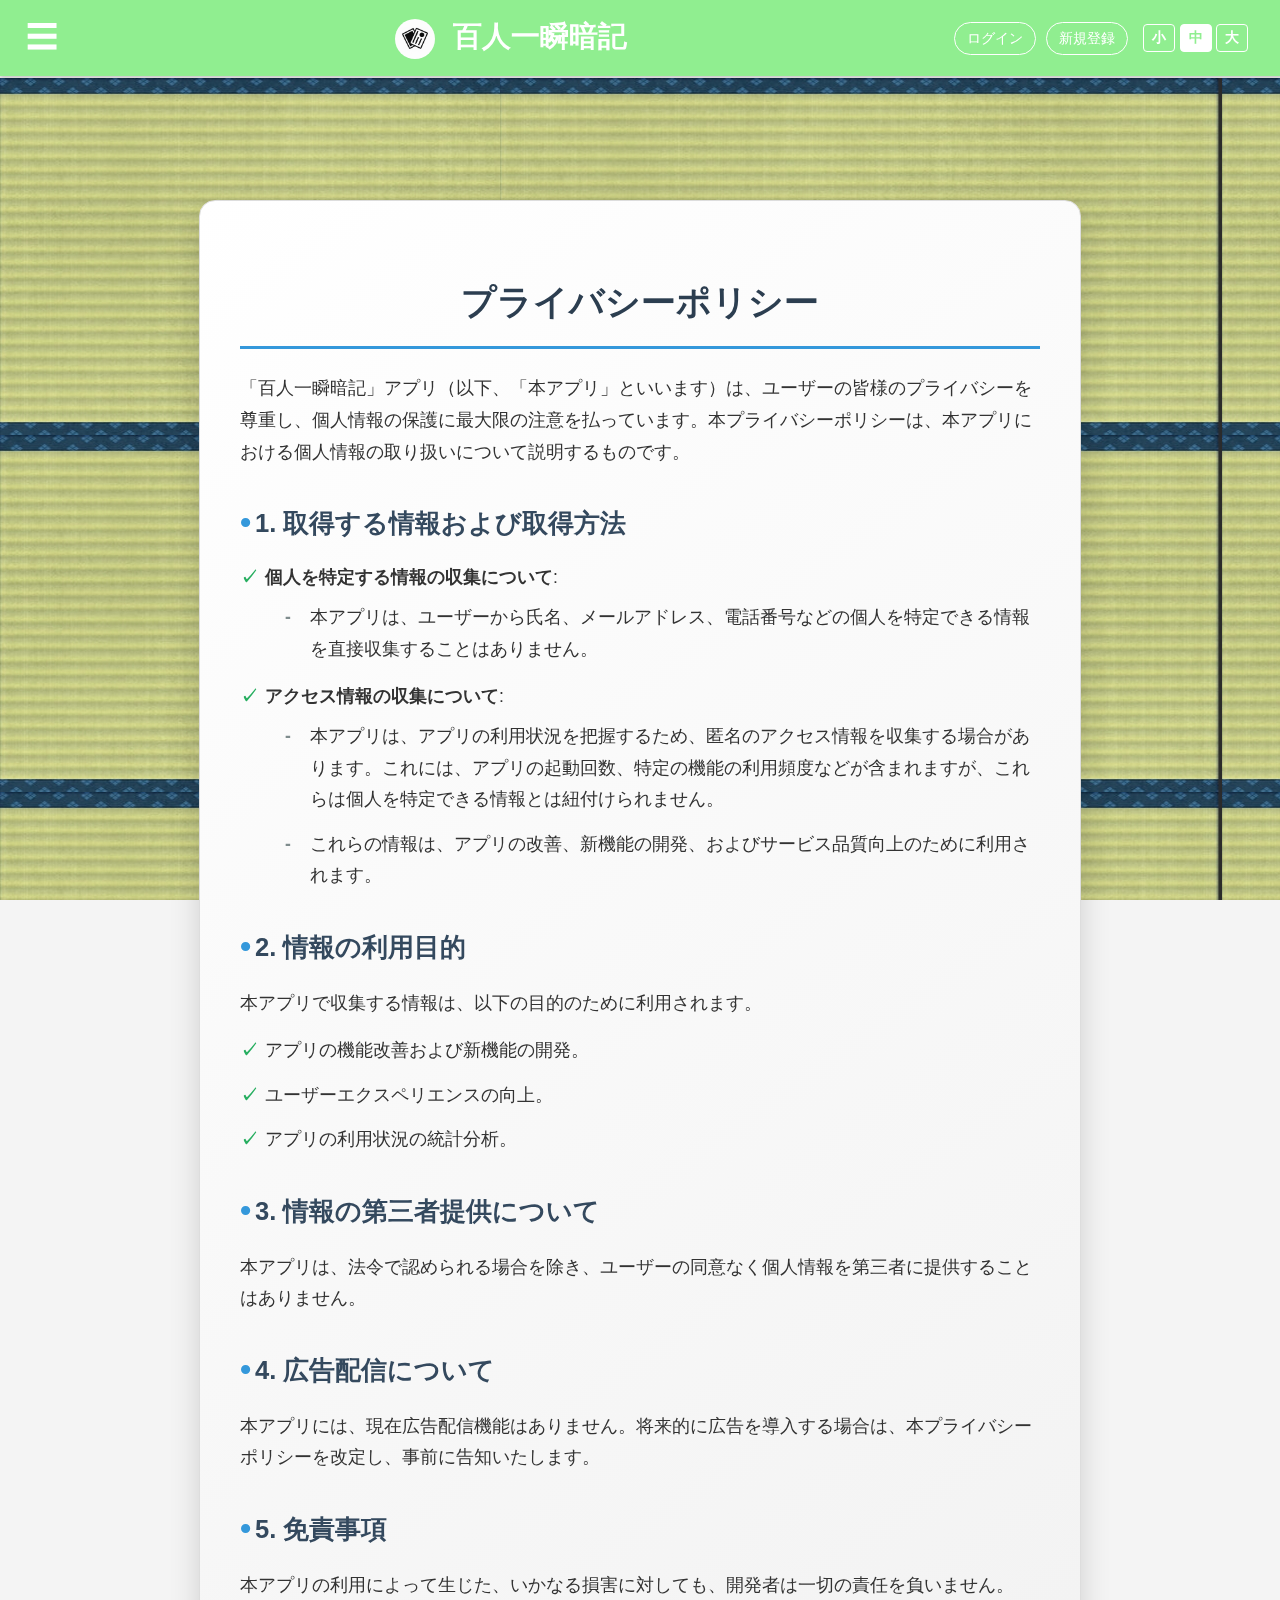
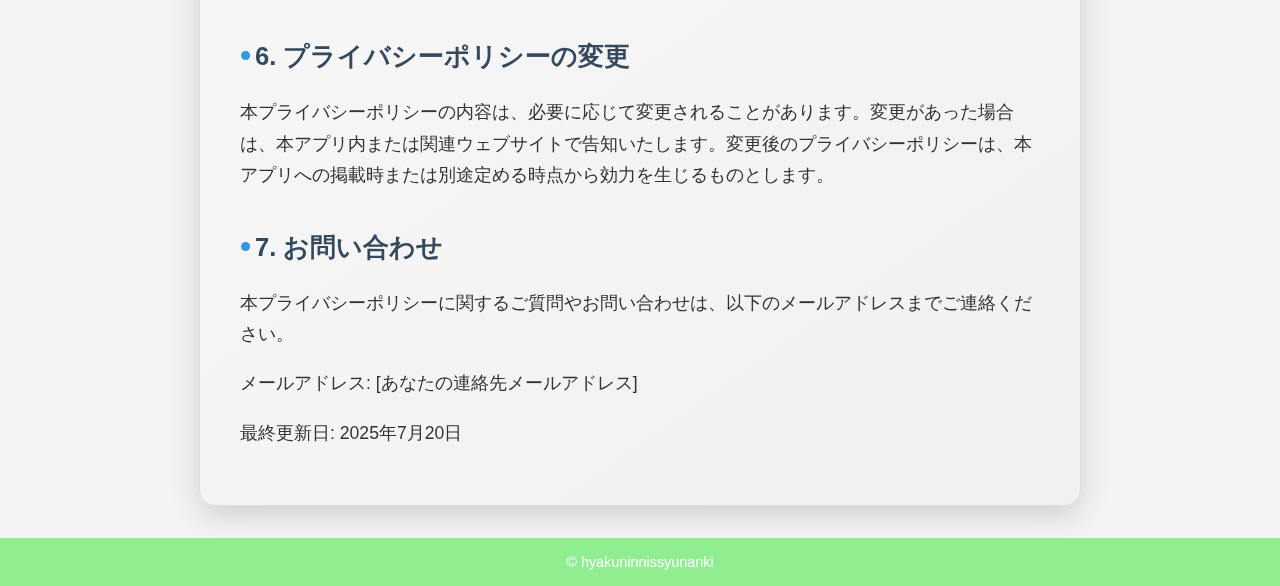
<file: privacy.html>
<!DOCTYPE html>
<html lang="ja">
    <head>
        <meta charset="UTF-8">
        <meta name="viewport" content="width=device-width,initial-scale=1.0">
        <title>プライバシーポリシー - 百人一瞬暗記</title>
        <link rel="stylesheet" href="style.css">
    </head>
    <body>
         <div class="hero-left"></div>
    <div class="hero-right"></div>
        <header>
           <button class="open-sidebar-btn">&#9776;</button>
            <h1>
                <img src="karuta.png" alt="" class="header-icon">
                百人一瞬暗記
            </h1>
                      <!--新規登録、ログインボタンのコンテナ-->
  <div class="auth-buttons">
    <button onclick="handleLogin()">ログイン</button>
    <button onclick="handleRegister()">新規登録</button>
  </div>
              <div class="font-size-controls">
            <button id="font-size-small-btn">小</button>
            <button id="font-size-medium-btn" class="active">中</button>
            <button id="font-size-large-btn">大</button>
        </div>
            <div class="header-right-spacer"></div>
        </header>

<div id="mySidebar" class="sidebar">
    <a href="javascript:void(0)" class="closebtn" onclick="closeNav()">&times;</a>
            <ul>
                <li><a href="start.html" onclick="closeNav()">ホーム</a></li>
                <li><a href="list.html" onclick="closeNav()">句一覧</a></li>
                <li><a href="weak-poems.html" onclick="closeNav()">苦手句リスト</a></li>
                <li><a href="about.html" onclick="closeNav()">このアプリについて</a></li>
                <li><a href="privacy.html" onclick="closeNav()">プライバシーポリシー</a></li>
                <li><a href="mail.html" onclick="closeNav()">お問い合わせ</a></li>
            </ul>
        </div>

        <div id="privacyContent" class="content-card">

            <main>
               
            </main>
            <h2>プライバシーポリシー</h2>
            <p>「百人一瞬暗記」アプリ（以下、「本アプリ」といいます）は、ユーザーの皆様のプライバシーを尊重し、個人情報の保護に最大限の注意を払っています。本プライバシーポリシーは、本アプリにおける個人情報の取り扱いについて説明するものです。</p>

            <h3>1. 取得する情報および取得方法</h3>
            <ul>
                <li><strong>個人を特定する情報の収集について</strong>:
                    <ul>
                        <li>本アプリは、ユーザーから氏名、メールアドレス、電話番号などの個人を特定できる情報を直接収集することはありません。</li>
                    </ul>
                </li>
                <li><strong>アクセス情報の収集について</strong>:
                    <ul>
                        <li>本アプリは、アプリの利用状況を把握するため、匿名のアクセス情報を収集する場合があります。これには、アプリの起動回数、特定の機能の利用頻度などが含まれますが、これらは個人を特定できる情報とは紐付けられません。</li>
                        <li>これらの情報は、アプリの改善、新機能の開発、およびサービス品質向上のために利用されます。</li>
                    </ul>
                </li>
            </ul>

            <h3>2. 情報の利用目的</h3>
            <p>本アプリで収集する情報は、以下の目的のために利用されます。</p>
            <ul>
                <li>アプリの機能改善および新機能の開発。</li>
                <li>ユーザーエクスペリエンスの向上。</li>
                <li>アプリの利用状況の統計分析。</li>
            </ul>

            <h3>3. 情報の第三者提供について</h3>
            <p>本アプリは、法令で認められる場合を除き、ユーザーの同意なく個人情報を第三者に提供することはありません。</p>

            <h3>4. 広告配信について</h3>
            <p>本アプリには、現在広告配信機能はありません。将来的に広告を導入する場合は、本プライバシーポリシーを改定し、事前に告知いたします。</p>

            <h3>5. 免責事項</h3>
            <p>本アプリの利用によって生じた、いかなる損害に対しても、開発者は一切の責任を負いません。</p>

            <h3>6. プライバシーポリシーの変更</h3>
            <p>本プライバシーポリシーの内容は、必要に応じて変更されることがあります。変更があった場合は、本アプリ内または関連ウェブサイトで告知いたします。変更後のプライバシーポリシーは、本アプリへの掲載時または別途定める時点から効力を生じるものとします。</p>

            <h3>7. お問い合わせ</h3>
            <p>本プライバシーポリシーに関するご質問やお問い合わせは、以下のメールアドレスまでご連絡ください。</p>
            <p>メールアドレス: [あなたの連絡先メールアドレス]</p>

            <p>最終更新日: 2025年7月20日</p>
        </div>
        
        <script>
            document.addEventListener('DOMContentLoaded', ()=> {
                const slides = document.querySelectorAll('.slide');
                if (slides.length===0)return;

                let currentIndex=0;

                function nextSlide(){
                    slides[currentIndex].style.opacity=0;
                    currentIndex=(currentIndex+1)% slides.length;
                    slides[currentIndex].style.opacity=1;
                }

                    setInterval(nextSlide,3000);
                
            });
            // --- 文字サイズ変更機能 ---
        // html要素を取得
        const html = document.documentElement;
        const smallBtn = document.getElementById('font-size-small-btn');
        const mediumBtn = document.getElementById('font-size-medium-btn');
        const largeBtn = document.getElementById('font-size-large-btn');
        const sizeButtons = [smallBtn, mediumBtn, largeBtn];
        
        // 文字サイズを変更する関数
        function changeFontSize(size) {
            // html要素から既存のフォントサイズクラスをすべて削除
            html.classList.remove('font-size-small', 'font-size-medium', 'font-size-large');
            // 新しいフォントサイズクラスを追加
            html.classList.add(`font-size-${size}`);
            
            // 全てのボタンからactiveクラスを削除
            sizeButtons.forEach(btn => btn.classList.remove('active'));
            // 選択されたボタンにactiveクラスを追加
            document.getElementById(`font-size-${size}-btn`).classList.add('active');
        }
        
        // 各ボタンにイベントリスナーを追加
        smallBtn.addEventListener('click', () => changeFontSize('small'));
        mediumBtn.addEventListener('click', () => changeFontSize('medium'));
        largeBtn.addEventListener('click', () => changeFontSize('large'));
        
        // 初期設定：中サイズを適用
        changeFontSize('medium');
        
        // 現在の年を取得して表示するJavaScript
        document.getElementById("currentYear").textContent = new Date().getFullYear();
    
            // サイドバーを開く関数
            function openNav() {
                document.getElementById("mySidebar").style.width = "280px"; /* 少し幅を広げる */
            }

            // サイドバーを閉じる関数
            function closeNav() {
                document.getElementById("mySidebar").style.width = "0";
            }

            // 現在の年を取得して表示するJavaScript
            document.getElementById("currentYear").textContent = new Date().getFullYear();
              // --- 新規追加: ログイン・新規登録ボタンのダミー関数 ---
        // ログインボタンがクリックされたときに実行される関数
        function handleLogin() {
            console.log("ログインボタンがクリックされました。");
            // ここにPythonのログイン機能を呼び出す処理を記述します。
            // 現時点ではデザインのみなので、コンソールにメッセージを表示します。
        }

        // 新規登録ボタンがクリックされたときに実行される関数
        function handleRegister() {
            console.log("新規登録ボタンがクリックされました。");
            // ここにPythonの新規登録機能を呼び出す処理を記述します。
            // 現時点ではデザインのみなので、コンソールにメッセージを表示します。
        }
        </script>
        
        <footer>
            &copy; <span id="currentYear"></span> hyakuninnissyunanki
        </footer>
    </body>
</html>
</file>
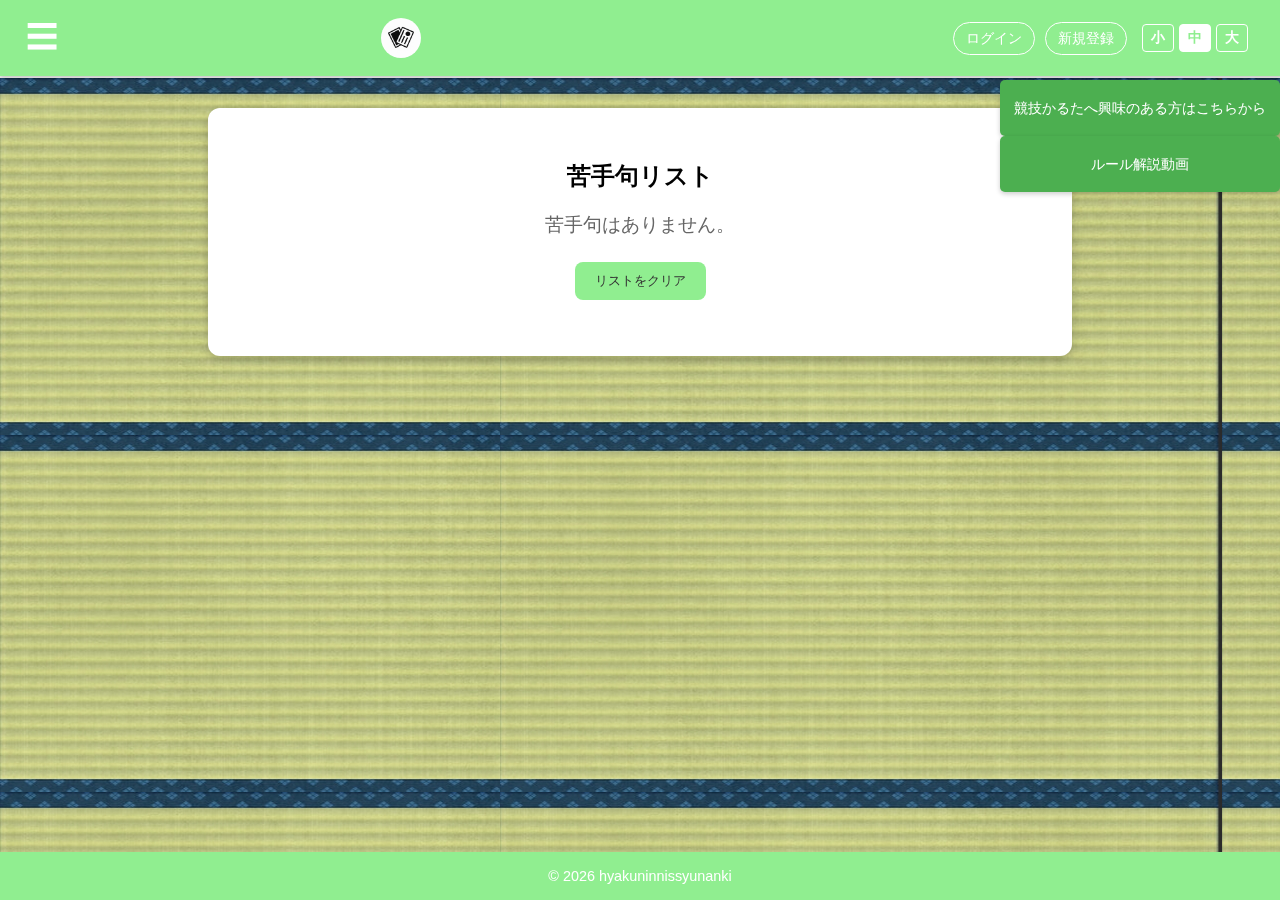
<file: weak-poems.html>
<!DOCTYPE html>
<html lang="ja">
<head>
    <meta charset="UTF-8">
    <meta name="viewport" content="width=device-width, initial-scale=1.0">
    <title>百人一瞬暗記 - 苦手句リスト</title>
    <style>
     html {
            font-size: 16px; /* デフォルトの基本フォントサイズ */
        }
        
        /* --- 文字サイズ切替用のクラス (html要素に適用) --- */
        html.font-size-small {
            font-size: 14px;
        }
        html.font-size-medium {
            font-size: 16px;
        }
        html.font-size-large {
            font-size: 18px;
        }


 .font-size-controls {
            display: flex;
            align-items: center;
            gap: 5px;
        }

        .font-size-controls button {
            background-color: transparent;
            color: white;
            border: 1px solid white;
            border-radius: 4px;
            cursor: pointer;
            padding: 4px 8px;
            font-size: 14px;
            font-weight: bold;
            transition: background-color 0.2s, color 0.2s;
        }
        
        .font-size-controls button.active {
            background-color: white;
            color: #90EE90;
        }
          /* --- 新規追加: ログイン・新規登録ボタンのコンテナとスタイル --- */
        .auth-buttons {
            display: flex;
            align-items: center;
            gap: 10px;
            margin-right: 15px; /* サイズ調整ボタンとの間にスペースを追加 */
        }

        .auth-buttons button {
            background-color: transparent;
            color: white;
            border: 1px solid white;
            border-radius: 20px; /* 角丸を大きくしてソフトな印象に */
            cursor: pointer;
            padding: 6px 12px;
            font-size: 0.9rem;
            font-weight: 500;
            transition: background-color 0.2s, color 0.2s;
        }

        .auth-buttons button:hover {
            background-color: rgba(255, 255, 255, 0.2);
        }
        /* 既存のスタイルを流用 */
        body {
            font-family: sans-serif;
            background: #f4f4f4;
            display: flex;
            flex-direction: column;
            align-items: center;
            min-height: 100vh;
            margin: 0;
            padding: 0;
            box-sizing: border-box;
            padding-top: 0px;
            overflow-x: hidden;
            transition: font-size 0.3s ease; /* 文字サイズ変更時に滑らかに変化させる */
        }
  
        .svg-title {
  display: flex;
  align-items: center;
  justify-content: center;
  gap: 10px;
  flex-grow: 1;
}
.svg-title svg {
  height: 40px; /* ← 高さを抑えめに */
  width: auto;
}

.svg-title svg text {
  font-size: 30px;
  fill: url(#gradient); /* グラデーションで塗る */
  stroke: black;
  stroke-width: 1px;
  stroke-dasharray: 1000;
  stroke-dashoffset: 1000;
  animation: drawText 3s ease forwards, fadeInFill 3s ease-in-out 1.5s forwards;
}

@keyframes drawText {
  to {
    stroke-dashoffset: 0;
  }
}

@keyframes fadeInFill {
  from {
    fill: transparent;
  }
  to {
    fill: #333;
  }
}
  

        .hero-left, .hero-right {
    position: fixed; /* ヘッダーとフッターの間で固定 */
    top: 78px; /* ヘッダーの高さに合わせる */
    bottom: 0px; /* フッターの高さ（例：53px）に合わせて調整 */
    width: 780px; /* ヒーロー画像の幅に合わせて調整 */
    background-image: url(tatami.jpeg); /* ← ここが正しい記述です */
    background-repeat: repeat; /* 縦方向に繰り返す */
    z-index: -1; /* コンテンツより背面に配置 */
    pointer-events: none; /* クリックイベントなどを透過 */
}

.hero-left {
left: 0;
}

.hero-right {
right: 0;
}

 .karuta-link-box {
            position: fixed; /* ヘッダーのすぐ下に固定配置 */
            top: 80px; /* ヘッダーの高さに合わせて調整 (bodyのpadding-topと同じ値) */
            right: 0px; /* 右端からの距離 */
            background-color: #4CAF50; /* 少し濃いめの緑色 */
            color: white;
            padding: 8px 15px; /* 上下、左右のパディング */
            border-radius: 5px; /* 角を丸くする */
            text-decoration: none; /* 下線なし */
            font-size: 0.9em; /* フォントサイズ */
            white-space: nowrap; /* テキストが折り返さないように */
            box-shadow: 0 2px 5px rgba(0,0,0,0.2); /* 影 */
            z-index: 998; /* ヘッダー (1000) やサイドバー (1001) より下、通常のコンテンツより上 */
            display: flex; /* テキストを中央寄せ */
            align-items: center; /* 垂直方向中央寄せ */
            justify-content: center; /* 水平方向中央寄せ */
            width: 250px; /* 最小幅を設定して細長く見せる */
            height: 40px; /* 高さを設定 */
        }

        .karuta-link-box:hover {
            background-color: #45a049; /* ホバー時の色 */
        }
              .rulu-link-box {
    position: fixed;
    top: 136px;
    right: 0px;
    background-color: #4CAF50;
    color: white;
    padding: 8px 15px;
    border-radius: 5px;
    text-decoration: none;
    font-size: 0.9em;
    white-space: nowrap;
    box-shadow: 0 2px 5px rgba(0,0,0,0.2);
    z-index: 998;
    display: flex;
    align-items: center;
    justify-content: center;
    /* 変更点: min-width を width に変更し、karuta-link-box と同じ固定幅を設定 */
    width: 250px; /* karuta-link-box と同じ値に設定してください */
    height: 40px;
}

.rulu-link-box:hover {
    background-color: #45a049;
}

        header {
            background: #90EE90;
            color: white;
            width: 100%;
            padding: 1rem 0;
            text-align: center;
            box-shadow: 0 2px 4px rgba(0,0,0,0.2);
            position: fixed;
            top: 0;
            left: 0;
            z-index: 1000;
            display: flex; /* メニューボタンとタイトルを横並びにするため */
            align-items: center;
            justify-content: space-between;
            padding-left: 1rem; /* メニューボタンのスペース */
            padding-right: 1rem; /* バランスのための右側のスペース */
        }

        header h1 {
            margin: 0;
            font-size: 10rem;
            font-family: 'Noto Serif JP', serif;
            flex-grow: 1;
            text-align: center;
            
        }

        .header-icon {
            width: 40px; /* アイコンの幅 */
            height: 40px; /* アイコンの高さ */
            border-radius: 50%; /* 丸くする */
            object-fit: cover; /* 画像がはみ出さないように */
            margin-right: 10px; /* タイトルとの間に少し余白 */
            vertical-align: middle; /* タイトルと縦方向を揃える */
            /* positionとleftは削除 */
        }






        header .header-right-spacer {
            width: 48px;
            height: 1px;
        }

        .open-sidebar-btn {
            background: none;
            border: none;
            color: white;
            font-size: 2rem;
            cursor: pointer;
            padding: 0 10px;
            z-index: 1002;
        }

        .sidebar {
            height: 100%;
            width: 0;
            position: fixed;
            z-index: 1001;
            top: 0;
            left: 0;
            background-color: #90EE90;
            overflow-x: hidden;
            transition: 0.5s;
            padding-top: 60px;
            box-shadow: 2px 0 5px rgba(0,0,0,0.3);
        }

        .sidebar.active {
            width: 250px;
        }

        .sidebar ul {
            list-style: none;
            padding: 0;
            margin: 0;
        }

        .sidebar ul li a {
            padding: 15px 25px;
            text-decoration: none;
            font-size: 1.1rem;
            color: #818181;
            display: block;
            transition: 0.3s;
        }

        .sidebar ul li a:hover {
            color: #f1f1f1;
            background-color: #555;
        }

        .closebtn {
            position: absolute;
            top: 0;
            right: 25px;
            font-size: 36px;
            margin-left: 50px;
            color: #818181;
            text-decoration: none;
            padding: 8px 0;
        }

        .closebtn:hover {
            color: #f1f1f1;
        }

        .overlay {
            position: fixed;
            top: 0;
            left: 0;
            width: 100%;
            height: 100%;
            background-color: rgba(0,0,0,0.5);
            z-index: 999;
            display: none;
        }

        .overlay.active {
            display: block;
        }

    
.content-section {
    background: white;
    padding: 2rem;
    border-radius: 12px;
    box-shadow: 0 4px 8px rgba(0, 0, 0, 0.2);
    /* ↓ここを修正・追加↓ */
    max-width: 800px; /* 画面が広い場合、元の最大幅から固定要素分を引く */
    width: min(90%, calc(100vw - 300px)); /* 画面が狭い場合、ビューポートの幅から固定要素分を引く */
    /* ↑ここを修正・追加↑ */
    text-align: center;
    margin-top: 2rem;
    margin-bottom: 2rem;
}

        .weak-poems-list {
            text-align: center;
            margin-top: 1rem;
        }

        .weak-poem-item {
            border-bottom: 1px solid #ddd;
            padding: 1rem 0;
            display: flex;
            justify-content: space-between;
            align-items: center;
        }

        .weak-poem-item p {
            margin: 0;
            font-size: 1.1rem;
            line-height: 1.6;
        }

#clearWeakPoemsButton {
    background-color: #90EE90; /* 薄緑色 (LightGreen) */
    color: #333; /* アイコンと文字の色を黒っぽく */
    border: none; /* 枠線なし */
    border-radius: 8px; /* 角丸 */
    padding: 10px 20px; /* 上下10px、左右20pxの余白でボタンの長さを調整 */
    cursor: pointer; /* マウスカーソルをポインターに */
    
    /* === 以下のflexbox関連はアイコンとテキストの配置用 === */
    display: flex; /* アイコンとテキストを横並びにする */
    justify-content: center; /* 水平方向の中央揃え */
    align-items: center; /* 垂直方向の中央揃え */
    gap: 8px; /* テキストとアイコンの間に8pxの隙間を作る */
    
    /* === ここを修正/削除 === */
    /* width: 60px; */ /* これを削除 */
    /* height: 60px; */ /* これを削除 */
    
    margin: 1.5rem auto; /* 上下のマージンは1.5rem、左右は自動で中央寄せ */
    transition: background-color 0.3s ease, transform 0.2s ease; /* ホバー時のアニメーション */
}

/* ボタン内のアイコンのサイズを調整する */
#clearWeakPoemsButton i {
    font-size: 1.2em; /* アイコンのサイズ（ボタン全体のfont-sizeに対する比率） */
}

/* 必要であれば、ボタン内のテキストのスタイルも調整 */
#clearWeakPoemsButton span {
    font-size: 1em; /* テキストのサイズ */
    white-space: nowrap; /* テキストが折り返さないように */
}


#clearWeakPoemsButton:hover {
    background-color: #7CFC00; /* ホバー時に少し濃い緑に (LawnGreen) */
    transform: scale(1.05); /* ホバー時に少し拡大 */
}

        .no-poems {
            font-size: 1.2rem;
            color: #666;
        }

        footer {
            margin-top: auto;
            width: 100%;
            text-align: center;
            padding: 1rem 0;
            background: #90EE90;
            color: white;
            font-size: 0.9rem;
        }
    </style>
</head>
<body>
     <div class="hero-left"></div>
    <div class="hero-right"></div>
    <header>
        <button class="open-sidebar-btn" onclick="openSidebar()">☰</button>
 <h1 class="svg-title">
    <img src="karuta.png" alt="カルタのアイコン" class="header-icon">
    <svg viewBox="0 0 500 100" xmlns="http://www.w3.org/2000/svg" preserveAspectRatio="xMidYMid meet">
      <text x="50%" y="50%" dominant-baseline="middle" text-anchor="middle">
        百人一瞬暗記
      </text>
    </svg>
  </h1>
             <!--新規登録、ログインボタンのコンテナ-->
  <div class="auth-buttons">
    <button onclick="handleLogin()">ログイン</button>
    <button onclick="handleRegister()">新規登録</button>
  </div>
  <div class="font-size-controls">
            <button id="font-size-small-btn">小</button>
            <button id="font-size-medium-btn" class="active">中</button>
            <button id="font-size-large-btn">大</button>
        </div>
  <div class="header-right-spacer"></div>
         <a href="https://www.karuta.or.jp/
" class="karuta-link-box">競技かるたへ興味のある方はこちらから</a>
<a href="https://youtu.be/uL_GVMQo_-Y?si=u-UV2HNQE3WzWG1Q/" class="rulu-link-box">ルール解説動画</a>
        
    </header>
    

    <div id="mySidebar" class="sidebar">
        <a href="javascript:void(0)" class="closebtn" onclick="closeNav()">×</a>
        <ul>
            <li><a href="start.html" onclick="closeNav()">ホーム</a></li>
            <li><a href="list.html" onclick="closeNav()">句一覧</a></li>
            <li><a href="weak-poems.html" onclick="closeNav()">苦手句リスト</a></li>
            <li><a href="about.html" onclick="closeNav()">このアプリについて</a></li>
            <li><a href="privacy.html" onclick="closeNav()">プライバシーポリシー</a></li>
            <li><a href="mail.html" onclick="closeNav()">お問い合わせ</a></li>
            <li><a href="keep.html" onclick="closeNav()">管理者情報</a></li>
        </ul>
    </div>

    <div id="sidebarOverlay" class="overlay" onclick="closeNav()"></div>

    <div id="weakPoemsSection" class="content-section">
        <h2>苦手句リスト</h2>
        <p></p>
        <div id="weakPoemsList" class="weak-poems-list"></div>
        <button id="clearWeakPoemsButton" class="quiz-button" style="margin-top: 1.5rem;">リストをクリア</button>
    </div>

    <footer>
        © <span id="currentYear"></span> hyakuninnissyunanki
    </footer>

    <script>

   
        // サイドバーを開く関数
        function openNav() {
            document.getElementById("mySidebar").style.width = "280px";
        }

        // サイドバーを閉じる関数
        function closeNav() {
            document.getElementById("mySidebar").style.width = "0";
        }
        
        // --- 文字サイズ変更機能 ---
        // html要素を取得
        const html = document.documentElement;
        const smallBtn = document.getElementById('font-size-small-btn');
        const mediumBtn = document.getElementById('font-size-medium-btn');
        const largeBtn = document.getElementById('font-size-large-btn');
        const sizeButtons = [smallBtn, mediumBtn, largeBtn];
        
        // 文字サイズを変更する関数
        function changeFontSize(size) {
            // html要素から既存のフォントサイズクラスをすべて削除
            html.classList.remove('font-size-small', 'font-size-medium', 'font-size-large');
            // 新しいフォントサイズクラスを追加
            html.classList.add(`font-size-${size}`);
            
            // 全てのボタンからactiveクラスを削除
            sizeButtons.forEach(btn => btn.classList.remove('active'));
            // 選択されたボタンにactiveクラスを追加
            document.getElementById(`font-size-${size}-btn`).classList.add('active');
        }
        
        // 各ボタンにイベントリスナーを追加
        smallBtn.addEventListener('click', () => changeFontSize('small'));
        mediumBtn.addEventListener('click', () => changeFontSize('medium'));
        largeBtn.addEventListener('click', () => changeFontSize('large'));
        
        // 初期設定：中サイズを適用
        changeFontSize('medium');
        
        // 現在の年を取得して表示するJavaScript
        document.getElementById("currentYear").textContent = new Date().getFullYear();
        // サイドバー関連関数（start.htmlと共通）
        const sidebar = document.getElementById("mySidebar");
        const openSidebarBtn = document.querySelector(".open-sidebar-btn");
        const closeSidebarBtn = document.querySelector(".closebtn");
        const overlay = document.getElementById("sidebarOverlay");
        const sidebarLinks = sidebar.querySelectorAll('ul li a');
        const header = document.querySelector('header');

        function setBodyPaddingTop() {
            const headerHeight = header.offsetHeight;
            document.body.style.paddingTop = `${headerHeight}px`;
            sidebar.style.paddingTop = `${headerHeight}px`;
        }

        function debounce(func, delay) {
            let timeout;
            return function(...args) {
                const context = this;
                clearTimeout(timeout);
                timeout = setTimeout(() => func.apply(context, args), delay);
            };
        }

        function openNav() {
            sidebar.classList.add('active');
            overlay.classList.add('active');
            document.body.style.overflow = 'hidden';
            openSidebarBtn.setAttribute('aria-expanded', 'true');
        }

        function closeNav() {
            sidebar.classList.remove('active');
            overlay.classList.remove('active');
            document.body.style.overflow = '';
            openSidebarBtn.setAttribute('aria-expanded', 'false');
        }

        // 苦手句リストの表示
        function displayWeakPoems() {
            const weakPoemsList = document.getElementById('weakPoemsList');
            weakPoemsList.innerHTML = '';

            const weakPoems = JSON.parse(localStorage.getItem('weakPoems') || '[]');

            if (weakPoems.length === 0) {
                weakPoemsList.innerHTML = '<p class="no-poems">苦手句はありません。</p>';
                return;
            }

            weakPoems.forEach((poem, index) => {
                const poemDiv = document.createElement('div');
                poemDiv.className = 'weak-poem-item';
                poemDiv.innerHTML = `
                    <p>${poem.question}<br>${poem.answer}</p>
                    <button onclick="removeWeakPoem(${index})">削除</button>
                `;
                weakPoemsList.appendChild(poemDiv);
            });
        }

        // 苦手句の削除
        function removeWeakPoem(index) {
            let weakPoems = JSON.parse(localStorage.getItem('weakPoems') || '[]');
            weakPoems.splice(index, 1);
            localStorage.setItem('weakPoems', JSON.stringify(weakPoems));
            displayWeakPoems();
        }

        // 苦手句リストをクリア
        document.getElementById('clearWeakPoemsButton').onclick = function() {
            localStorage.removeItem('weakPoems');
            displayWeakPoems();
        };

        // 初期化
        document.addEventListener("DOMContentLoaded", function() {
            setBodyPaddingTop();
            displayWeakPoems();
            document.getElementById("currentYear").textContent = new Date().getFullYear();
        });

        window.addEventListener('resize', debounce(setBodyPaddingTop, 100));

        openSidebarBtn.addEventListener('click', openNav);
        closeSidebarBtn.addEventListener('click', closeNav);
        overlay.addEventListener('click', closeNav);
        sidebarLinks.forEach(link => {
            link.addEventListener('click', closeNav);
        });
        // --- 新規追加: ログイン・新規登録ボタンのダミー関数 ---
        // ログインボタンがクリックされたときに実行される関数
        function handleLogin() {
            console.log("ログインボタンがクリックされました。");
            // ここにPythonのログイン機能を呼び出す処理を記述します。
            // 現時点ではデザインのみなので、コンソールにメッセージを表示します。
        }

        // 新規登録ボタンがクリックされたときに実行される関数
        function handleRegister() {
            console.log("新規登録ボタンがクリックされました。");
            // ここにPythonの新規登録機能を呼び出す処理を記述します。
            // 現時点ではデザインのみなので、コンソールにメッセージを表示します。
        }
    </script>
</body>
</html>
</file>
<file: style.css>
/*---全ページ共通部分---*/   
           
           html {
            font-size: 16px; /* デフォルトの基本フォントサイズ */
        }
        
        /* --- 文字サイズ切替用のクラス (html要素に適用) --- */
        html.font-size-small {
            font-size: 14px;
        }
        html.font-size-medium {
            font-size: 16px;
        }
        html.font-size-large {
            font-size: 18px;
        }
   .font-size-controls {
    text-align: right;
}
        

        .font-size-controls button {
            background-color: transparent;
            color: white;
            border: 1px solid white;
            border-radius: 4px;
            cursor: pointer;
            padding: 4px 8px;
            font-size: 14px;
            font-weight: bold;
            transition: background-color 0.2s, color 0.2s;
        }
        
        .font-size-controls button.active {
            background-color: white;
            color: #90EE90;
        }
        /*---新規登録、ログインボタンのコンテナとスタイル---*/
        .auth-buttons{
            display: flex;
            align-items: center;
            gap:10px;
            margin-right: 15px;
        }

        .auth-buttons button{
            background-color: transparent;
            color: white;
            border: 1px solid white;
            border-radius: 20px;
            cursor: pointer;
            padding: 6px 12px;
            font-size: 0.9rem;
            font-weight: 500;
            transition: backgroud-color 0.2s,color 0.2s;
        }

        .auth-buttons button:hover{
            background-color: rgba(255, 255,255, 0.2);
        }
        /* --- 全体的なスタイルと初期設定 --- */
        body {
            font-family: sans-serif;
            background: #f4f4f4;
            display: flex;
            flex-direction: column;
            align-items: center;
            min-height: 100vh;
            margin: 0;
            padding: 0;
            box-sizing: border-box;
            padding-top: 80px; /* ヘッダーの高さに合わせて調整されます */
            overflow-x: hidden; /* 水平方向のスクロールバーを非表示にする 
            transition: font-size 0.3s ease; /* 文字サイズ変更時に滑らかに変化させる */
        }

        .hero-left, .hero-right {
             position: fixed; /* ヘッダーとフッターの間で固定 */
             top: 78px; /* ヘッダーの高さに合わせる */
            bottom: 0px; /* フッターの高さ（例：53px）に合わせて調整 */
              width: 780px; /* ヒーロー画像の幅に合わせて調整 */
   background-image: url(tatami.jpeg); 
    background-repeat: repeat; /* 縦方向に繰り返す */
    z-index: -1; /* コンテンツより背面に配置 */
    pointer-events: none; /* クリックイベントなどを透過 */
}

.hero-left {
left: 0;
}

.hero-right {
right: 0;
}
.svg-title {
  display: flex;
  align-items: center;
  justify-content: center;
  gap: 10px;
  flex-grow: 1;
}
.svg-title svg {
  height: 40px; /* ← 高さを抑えめに */
  width: auto;
}

.svg-title svg text {
  font-size: 80px;
  fill: url(#gradient); /* グラデーションで塗る */
  stroke: black;
  stroke-width: 1px;
  stroke-dasharray: 1000;
  stroke-dashoffset: 1000;
  animation: drawText 3s ease forwards, fadeInFill 3s ease-in-out 1.5s forwards;
}

@keyframes drawText {
  to {
    stroke-dashoffset: 0;
  }
}

@keyframes fadeInFill {
  from {
    fill: transparent;
  }
  to {
    fill: #333;
  }
}




        /* --- ヘッダーのスタイル --- */
        header {
            background: #90EE90;
            color: white;
            width: 100%;
            padding: 1rem 0;
            text-align: center;
            box-shadow: 0 2px 4px rgba(0,0,0,0.2);
            position: fixed;
            top: 0;
            left: 0;
            z-index: 1000;
            display: flex; /* メニューボタンとタイトルを横並びにするため */
            align-items: center;
            justify-content: space-between;
            padding-left: 1rem; /* メニューボタンのスペース */
            padding-right: 1rem; /* バランスのための右側のスペース */
        }

        header h1 {
            margin: 0;
            font-size: 1.8rem;
            font-family: 'Noto Serif JP', serif;
            flex-grow: 1; /* タイトルが中央に寄るように調整 */
            text-align: center;
        }

        .header-icon {
            width: 40px; /* アイコンの幅 */
            height: 40px; /* アイコンの高さ */
            border-radius: 50%; /* 丸くする */
            object-fit: cover; /* 画像がはみ出さないように */
            margin-right: 10px; /* タイトルとの間に少し余白 */
            vertical-align: middle; /* タイトルと縦方向を揃える */
            /* positionとleftは削除 */
        }

        /* ヘッダーの右側のダミーdiv（レイアウトバランス用） */
        header .header-right-spacer {
            width: 48px; /* メニューボタンとほぼ同じ幅に設定 */
            height: 1px;
            }    /* ダミーなので最小限の高さ */
   

.karuta-link-box {
    position: fixed;
    top: 80px;
    right: 0px;
    background-color: #4CAF50;
    color: white;
    padding: 8px 15px;
    border-radius: 5px;
    text-decoration: none;
    font-size: 0.9em;
    white-space: nowrap;
    box-shadow: 0 2px 5px rgba(0,0,0,0.2);
    z-index: 998;
    display: flex;
    align-items: center;
    justify-content: center;
    /* 変更点: min-width を width に変更し、固定幅を設定 */
    width: 250px; /* 例として250pxに設定。必要に応じて調整してください */
    height: 40px;
}

.karuta-link-box:hover {
    background-color: #45a049;
}

.rulu-link-box {
    position: fixed;
    top: 136px;
    right: 0px;
    background-color: #4CAF50;
    color: white;
    padding: 8px 15px;
    border-radius: 5px;
    text-decoration: none;
    font-size: 0.9em;
    white-space: nowrap;
    box-shadow: 0 2px 5px rgba(0,0,0,0.2);
    z-index: 998;
    display: flex;
    align-items: center;
    justify-content: center;
    /* 変更点: min-width を width に変更し、karuta-link-box と同じ固定幅を設定 */
    width: 250px; /* karuta-link-box と同じ値に設定してください */
    height: 40px;
}

.rulu-link-box:hover {
    background-color: #45a049;
}

      .slideshow-container {
        position: absolute;
        top: 50%;
        right: 0;
        transform: translateY(-50%);
        width: 200px;
        height: 300px;
        overflow: hidden;
        z-index: 10;
      }

      .slide {
        position: absolute;
        top: 0;
        left: 0;
        width: 100%;
        height: 100%;
        opacity: 0;
        transition: opacity 1s ease-in-out;
        object-fit: cover;
      }

     main.your-main-class {
    position: relative !important;
}










        /* --- サイドバースタイルの追加 --- */
        .sidebar {
            height: 100%;
            width: 0; /* 初期状態では幅をゼロにして非表示 */
            position: fixed;
            z-index: 1001; /* ヘッダーよりも手前に表示 */
            top: 0;
            left: 0; /* 左端に固定 */
            background-color: #90EE90;
            overflow-x: hidden; /* 横スクロールを禁止 */
            transition: 0.5s; /* スライドアニメーション */
            padding-top: 60px; /* ヘッダーの高さに合わせて調整 */
            box-shadow: 2px 0 5px rgba(0,0,0,0.3);
        }

        .sidebar.active {
            width: 250px; /* 表示時にスライドしてくる幅 */
        }

        .sidebar ul {
            list-style: none;
            padding: 0;
            margin: 0;
        }

        .sidebar ul li a {
            padding: 15px 25px;
            text-decoration: none;
            font-size: 1.1rem;
            color: #f1f1f1;
            display: block;
            transition: 0.3s;
        }

        .sidebar ul li a:hover {
            color: #f1f1f1;
            background-color: #333;
        }

        /* --- サイドバー閉じるボタン（サイドバー内部）のスタイル --- */
        .closebtn {
            position: absolute;
            top: 0;
            right: 25px;
            font-size: 36px;
            margin-left: 50px;
            color: #818181;
            text-decoration: none;
            padding: 8px 0;
        }

        .closebtn:hover {
            color: #f1f1f1;
        }

        /* --- メニューボタン（ヘッダー内）のスタイル --- */
        .open-sidebar-btn {
            background: none;
            border: none;
            color: white;
            font-size: 2rem;
            cursor: pointer;
            padding: 0 10px;
            z-index: 1002; /* サイドバーより手前に表示 */
        }

        /* --- オーバーレイのスタイル --- */
        .overlay {
            position: fixed;
            top: 0;
            left: 0;
            width: 100%;
            height: 100%;
            background-color: rgba(0 0 0 5); /* 半透明の黒い背景 */
            z-index: 999; /* サイドバーのすぐ下に配置 */
            display: none; /* 初期状態では非表示 */
        }

        .overlay.active {
            display: block; /* JavaScriptでこのクラスが追加されると表示 */
        }

         /* --- フッターのスタイル --- */
        footer {
            margin-top: auto;
            width: 100%;
            text-align: center;
            padding: 1rem 0;
            background: #90EE90;
            color: white;
            font-size: 0.9rem;
        }
        /* --- お知らせエリアのスタイル (追加) --- */
        .announcement-area {
            position: fixed;
            top: 192px;
            left: auto; /* ルール解説動画リンクボックスの下に配置 */
            right: -10px;
            
            width: 280px; /* リンクボックスと同じ幅 */
            z-index: 998;
            padding: 0 10px 10px 10px; /* 上は0にして、下にパディング */
            
    
        }

        .announcement-outer-box {
            border: 4px solid #4CAF50; /* 太い緑の線 */
            border-radius: 8px;
            padding: 5px; /* 内側の余白 */
            background-color: #f9f9f9; /* 背景色 */
            box-shadow: 0 2px 5px rgba(0,0,0,0.2);
        }

        .announcement-title-box {
            border: 2px solid #90EE90; /* 中のお知らせ文字を囲む線 */
            background-color: #e0ffe0; /* 薄い緑の背景 */
            color: #333;
            padding: 0.1px 10px;
            text-align: center;
            font-weight: bold;
            font-size: 1.1em;
            margin-bottom: 10px; /* お知らせ内容との間隔 */
            border-radius: 5px;
            position: relative; /* NEWタグの配置用 */
        }

        .announcement-content {
            font-size: 0.95em;
            line-height: 1.5;
            padding: 5px;
            border: 1px dashed #ccc; /* 編集可能であることを示す点線 */
            min-height: 50px; /* 最小の高さ */
            background-color: white;
            border-radius: 5px;
            overflow-y: auto; /* 内容が多い場合にスクロール */
            max-height: 150px; /* 最大の高さ */
            text-align: left; /* テキストを左寄せ */
        }

        .announcement-content:focus {
            outline: none; /* フォーカス時のアウトラインを削除 */
            border-color: #4CAF50; /* フォーカス時に色を変える */
            box-shadow: 0 0 5px rgba(76, 175, 80, 0.5);
        }

        .new-tag {
            background-color: #ff5722; /* オレンジ系のNEWタグ */
            color: white;
            font-size: 0.7em;
            padding: 2px 6px;
            border-radius: 3px;
            position: absolute;
            top: -8px; /* タイトルボックスの上に少しはみ出す */
            right: -8px; /* 右上に配置 */
            transform: rotate(10deg); /* 少し斜めにする */
            font-weight: bold;
            display: none; /* 初期は非表示 */
        }

        /*---以下はstart.htmlでのスタイル---*/
        /* --- メインコンテンツの共通スタイル --- */
        .content-section {
            background: white;
            padding: 2rem;
            border-radius: 12px;
            box-shadow: 0 4px 8px #90EE90(0, 0, 0, 0.2);
            max-width: 700px;
            width: 90%;
            text-align: center;
            margin-top: 2rem;
            margin-bottom: none;
            display: none; /* 初期状態では非表示 */
        }

        /* --- モード選択エリアのスタイル --- */
        .mode-selection {
            margin-top: 150px; /* ヘッダーと被らないように調整 */
            text-align: center;
        }
        .mode-selection h2 {
            margin-bottom: 1.5rem;
            font-size: 1.8rem;
        }
        .mode-selection .button-group {
            margin-bottom: 1.5rem;
        }
        .mode-selection .button-group button {
            display: block;
            width: 80%; /* 幅を調整 */
            max-width: 300px; /* 最大幅を設定 */
            margin: 0.8rem auto;
            padding: 1.2rem 2rem;
            font-size: 1.2rem;
            border: none;
            border-radius: 50px; /* 丸いボタン */
            background-color: #007bff;
            color: white;
            cursor: pointer;
            transition: background-color 0.3s ease;
        }
        .mode-selection .button-group button:hover {
            background-color: #0056b3;
        }
        .mode-selection .button-group p {
            margin-top: 1.5rem;
            font-size: 1.1rem;
            font-weight: bold;
        }


        .quiz-settings-section {
            background-color: #ffffff; /* 白い背景 */
            padding: 20px; /* 内側の余白 */
            margin-top: 20px; /* 上部のマージン（必要であれば） */
            border-radius: 10px; /* 角を丸くする */
            box-shadow: 0 4px 8px rgba(0, 0, 0, 0.1); /* 軽い影 */
        }

        /* 既存のボタンと入力フィールドのスタイルに影響を与えないよう注意 */
        #numberOfQuestionsInput {
            width: 100%; /* 親要素の幅に合わせる */
            max-width: 150px; /* 最大幅を設定 */
            padding: 0.8rem;
            margin: 0.8rem auto; /* 中央寄せ */
            font-size: 1.1rem;
            border: 1px solid #ccc;
            border-radius: 8px;
            box-sizing: border-box;
            text-align: center;
            display: block; /* ブロック要素にして中央寄せしやすくする */
        }

        #startQuizButton {
            display: block;
            width: 80%;
            max-width: 300px;
            margin: 0.8rem auto;
            padding: 1.2rem 2rem;
            font-size: 1.2rem;
            border: none;
            border-radius: 50px;
            background-color: #007bff;
            color: white;
            cursor: pointer;
            transition: background-color 0.3s ease;
        }

        #startQuizButton:hover {
            background-color: #0056b3;
        }


        /* --- クイズカードのスタイル --- */
        .quiz-card {
            min-height: 300px; /* カードの最小高さを設定 */
            display: flex;
            flex-direction: column;
            justify-content: center;
            align-items: center;
        }
        #question {
            font-size: 1.5rem;
            margin-bottom: 1.5rem;
            min-height: 4rem; /* 質問の最小高さを確保 */
            display: flex;
            align-items: center;
            justify-content: center;
            text-align: center;
            line-height: 1.6;
        }
        #answer {
            margin-top: 1rem;
            font-size: 1.2rem;
            line-height: 1.8;
            white-space: pre-wrap; /* 改行を保持 */
            color: #333;
            text-align: center;
            min-height: 4rem; /* 答えの最小高さを確保 */
            display: flex;
            align-items: center;
            justify-content: center;
        }

        /* ボタン共通スタイル (quiz-button と quiz-control-button を統合) */
        .quiz-button, .quiz-control-button { 
            margin-top: 1rem;
            padding: 0.8rem 1.5rem;
            font-size: 1.1rem;
            border: none;
            border-radius: 50px; /* 丸いボタン */
            background: #4CAF50;
            color: white;
            cursor: pointer;
            transition: background 0.3s ease;
            white-space: nowrap; /* ボタン内のテキストが改行しないように */
        }
        .quiz-button:hover, .quiz-control-button:hover {
            background: #45a049;
        }

        /* 特定のボタン色 */
        #prevButton, #restartButton {
            background: #6c757d; /* グレー系 */
        }
        #prevButton:hover, #restartButton:hover {
            background: #5a6268;
        }
        #checkAnswerButton {
            background: #28a745; /* 緑系 */
        }
        #checkAnswerButton:hover {
            background: #218838;
        }

        /* オプションボタンのスタイル */
        .options-container {
            display: flex;
            flex-direction: column;
            gap: 0.8rem;
            margin-top: 1.5rem;
            width: 100%;
            max-width: 400px; /* オプションボタンの最大幅 */
        }
        .option-button {
            background-color: #f0f0f0;
            color: #333;
            border: 1px solid #ddd;
            padding: 0.8rem 1rem;
            font-size: 1rem;
            border-radius: 8px; /* オプションボタンは少し角丸 */
            cursor: pointer;
            transition: background-color 0.3s ease, border-color 0.3s ease;
            text-align: left; /* テキストを左寄せ */
        }
        .option-button:hover {
            background-color: #e2e2e2;
            border-color: #ccc;
        }
        .option-button.correct {
            background-color: #d4edda;
            border-color: #28a745;
            color: #28a745;
        }
        .option-button.incorrect {
            background-color: #f8d7da;
            border-color: #dc3545;
            color: #dc3545;
        }

        /* 記述式入力フィールド */
        #answerInput {
            width: calc(100% - 2rem); /* padding分を引く */
            max-width: 400px;
            padding: 0.8rem;
            margin-top: 1.5rem;
            font-size: 1.1rem;
            border: 1px solid #ccc;
            border-radius: 8px;
            box-sizing: border-box; /* paddingをwidthに含める */
            text-align: center;
        }

        #feedback {
            margin-top: 1rem;
            font-size: 1.1rem;
            font-weight: bold;
            min-height: 1.5rem; /* フィードバック表示エリアの確保 */
        }
        .feedback-correct {
            color: #28a745;
        }
        .feedback-incorrect {
            color: #dc3545;
        }

        /* コントロールボタンのグループ */
        .control-buttons {
            display: flex;
            justify-content: center;
            gap: 1rem;
            margin-top: 1.5rem;
            flex-wrap: wrap; /* ボタンが多すぎるときに折り返す */
        }

        /* --- 結果画面のスタイル --- */
        .results-section {
            text-align: center;
        }
        .results-section h2 {
            font-size: 2rem;
            margin-bottom: 1.5rem;
        }
        .results-section p {
            font-size: 1.3rem;
            margin-bottom: 1rem;
        }
        .results-section .quiz-button {
            margin-top: 1.5rem;
        }


             /* 問題数設定入力フィールドのスタイル */
        #numberOfQuestionsInput {
            width: 100%; /* 親要素の幅に合わせる */
            max-width: 150px; /* 最大幅を設定 */
            padding: 0.8rem;
            margin: 0.8rem auto; /* 中央寄せ */
            font-size: 1.1rem;
            border: 1px solid #ccc;
            border-radius: 8px;
            box-sizing: border-box;
            text-align: center;
            display: block; /* ブロック要素にして中央寄せしやすくする */
        }

        /* テスト開始ボタンのスタイル（既存の.quiz-buttonを適用） */
        #startQuizButton {
            display: block;
            width: 80%;
            max-width: 300px;
            margin: 0.8rem auto;
            padding: 1.2rem 2rem;
            font-size: 1.2rem;
            border: none;
            border-radius: 50px;
            background-color: #007bff; /* モード選択ボタンと同じ色に */
            color: white;
            cursor: pointer;
            transition: background-color 0.3s ease;
        }

        #startQuizButton:hover {
            background-color: #0056b3; /* ホバー時の色 */
        }

        /*---以下はlist.htmlでのスタイル---*/
        /* --- 句一覧ページのスタイル --- */
        .poem-list-container {
            margin-top: 1rem;
            max-width: 650px;
            width: 90%;
            background: white;
            padding: 2rem;
            border-radius: 12px;
            box-shadow: 0 4px 8px rgba(0,0,0,0.2);
            line-height: 1.8;
            margin-bottom: 2rem;
        }
        .poem-list-container h2 {
            text-align: center;
            margin-bottom: 1.5rem;
        }
        .poem-item {
            border-bottom: 1px solid #ddd;
            padding: 1rem 0;
        }
        .poem-item:last-child {
            border-bottom: none;
        }
        .poem-text {
            font-size: 1.2rem;
            font-weight: bold;
        }
        .poem-reading {
            font-size: 1rem;
            color: #666;
            margin-top: 0.5rem;
            white-space: pre-wrap; /* 改行を保持 */
        }
        /* 読み上げボタンのスタイル */
        .read-aloud-btn {
            background-color: #007bff;
            color: white;
            border: none;
            padding: 8px 15px;
            border-radius: 5px;
            cursor: pointer;
            font-size: 0.9rem;
            margin-top: 10px;
            transition: background-color 0.3s ease;
            display: block; /* ボタンを独自の行に表示 */
        }
        .read-aloud-btn:hover {
            background-color: #0056b3;
        }

        /* --- フッターのスタイル --- */
        footer {
            margin-top: auto;
            width: 100%;
            text-align: center;
            padding: 1rem 0;
            background: #90EE90;
            color: white;
            font-size: 0.9rem;
        }

        /* --- ページ上部へ戻るボタンのスタイル --- */
        #scrollToTopBtn {
            display: none; /* 初期状態では非表示 */
            position: fixed; /* 画面に固定 */
            bottom: 20px; /* 下からの距離 */
            right: 20px; /* 右からの距離 */
            z-index: 99; /* 他の要素より手前に表示 */
            border: none; /* 枠線なし */
            outline: none; /* フォーカス時のアウトラインなし */
            background-color: #555; /* 背景色 */
            color: white; /* 文字色 */
            cursor: pointer; /* カーソルをポインターに */
            padding: 15px; /* 内側の余白 */
            border-radius: 50%; /* 丸い形 */
            font-size: 18px; /* 文字サイズ */
            box-shadow: 0 2px 5px rgba(0,0,0,0.2); /* 影 */
            transition: background-color 0.3s ease; /* ホバー時のトランジション */
        }

        #scrollToTopBtn:hover {
            background-color: #777; /* ホバー時の背景色 */
        }

        /* --- ページ下部へスクロールボタンのスタイル (新しく追加) --- */
#scrollToBottomBtn {
    display: none; /* 初期状態では非表示 */
    position: fixed; /* 画面に固定 */
    bottom: 20px; /* 上へ戻るボタンより上に配置 (20px + 50px=70px, ボタンの高さ約40pxとマージンを考慮) */
    right: 60px; /* 右からの距離 */
    z-index: 99; /* 他の要素より手前に表示 */
    border: none; /* 枠線なし */
    outline: none; /* フォーカス時のアウトラインなし */
    background-color: #555; /* 背景色 */
    color: white; /* 文字色 */
    cursor: pointer; /* カーソルをポインターに */
    padding: 15px; /* 内側の余白 */
    border-radius: 50%; /* 丸い形 */
    font-size: 18px; /* 文字サイズ */
    box-shadow: 0 2px 5px rgba(0,0,0,0.2); /* 影 */
    transition: background-color 0.3s ease; /* ホバー時のトランジション */
}

#scrollToBottomBtn:hover {
    background-color: #777; /* ホバー時の背景色 */
}

/*---以下はweak-poems.htmlでのスタイル---*/
.content-section {
    background: white;
    padding: 2rem;
    border-radius: 12px;
    box-shadow: 0 4px 8px rgba(0, 0, 0, 0.2);
    /* ↓ここを修正・追加↓ */
    max-width: 800px; /* 画面が広い場合、元の最大幅から固定要素分を引く */
    width: min(90%, calc(100vw - 300px)); /* 画面が狭い場合、ビューポートの幅から固定要素分を引く */
    /* ↑ここを修正・追加↑ */
    text-align: center;
    margin-top: 2rem;
    margin-bottom: 2rem;
}

        .weak-poems-list {
            text-align: center;
            margin-top: 1rem;
        }

        .weak-poem-item {
            border-bottom: 1px solid #ddd;
            padding: 1rem 0;
            display: flex;
            justify-content: space-between;
            align-items: center;
        }

        .weak-poem-item p {
            margin: 0;
            font-size: 1.1rem;
            line-height: 1.6;
        }

#clearWeakPoemsButton {
    background-color: #90EE90; /* 薄緑色 (LightGreen) */
    color: #333; /* アイコンと文字の色を黒っぽく */
    border: none; /* 枠線なし */
    border-radius: 8px; /* 角丸 */
    padding: 10px 20px; /* 上下10px、左右20pxの余白でボタンの長さを調整 */
    cursor: pointer; /* マウスカーソルをポインターに */
    
    /* === 以下のflexbox関連はアイコンとテキストの配置用 === */
    display: flex; /* アイコンとテキストを横並びにする */
    justify-content: center; /* 水平方向の中央揃え */
    align-items: center; /* 垂直方向の中央揃え */
    gap: 8px; /* テキストとアイコンの間に8pxの隙間を作る */
    
    /* === ここを修正/削除 === */
    /* width: 60px; */ /* これを削除 */
    /* height: 60px; */ /* これを削除 */
    
    margin: 1.5rem auto; /* 上下のマージンは1.5rem、左右は自動で中央寄せ */
    transition: background-color 0.3s ease, transform 0.2s ease; /* ホバー時のアニメーション */
}

/* ボタン内のアイコンのサイズを調整する */
#clearWeakPoemsButton i {
    font-size: 1.2em; /* アイコンのサイズ（ボタン全体のfont-sizeに対する比率） */
}

/* 必要であれば、ボタン内のテキストのスタイルも調整 */
#clearWeakPoemsButton span {
    font-size: 1em; /* テキストのサイズ */
    white-space: nowrap; /* テキストが折り返さないように */
}


#clearWeakPoemsButton:hover {
    background-color: #7CFC00; /* ホバー時に少し濃い緑に (LawnGreen) */
    transform: scale(1.05); /* ホバー時に少し拡大 */
}

        .no-poems {
            font-size: 1.2rem;
            color: #666;
        }
        #weakPoemsSection {
    display: block;
}

/*---以下はabout.htmlのみ適用する---*/
/* メニューボタン */
.open-sidebar-btn {
            background: none;
            border: none;
            color: white;
            font-size: 2rem;
            cursor: pointer;
            padding: 0 10px;
            z-index: 1002; /* サイドバーより手前に表示 */
        }

 /* --- メインコンテンツのカードスタイル（Aboutページの内容も含む） --- */
        .content-card {
            background: linear-gradient(145deg, #ffffff, #f0f0f0);
            padding: 2.5rem;
            border-radius: 16px;
            box-shadow: 0 10px 30px rgba(0, 0, 0, 0.15);
            max-width: 800px;
            width: 90%;
            text-align: left;
            margin-top: 120px;
            margin-bottom: 2rem;
            line-height: 1.8;
            color: #333;
            border: 1px solid #ddd;
        }

        .content-card h2 {
            color: #2c3e50;
            font-size: 2.2rem;
            margin-bottom: 1.5rem;
            border-bottom: 3px solid #3498db;
            padding-bottom: 0.8rem;
            text-align: center;
        }

        .content-card h3 {
            color: #34495e;
            font-size: 1.6rem;
            margin-top: 2rem;
            margin-bottom: 1rem;
            position: relative;
            padding-left: 15px;
        }

        .content-card h3::before {
            content: '•';
            color: #3498db;
            font-size: 2rem;
            position: absolute;
            left: 0;
            top: 50%;
            transform: translateY(-50%);
        }

        .content-card p { font-size: 1.1rem; margin-bottom: 1rem; }
        .content-card ul { list-style: none; padding-left: 0; margin-bottom: 1rem; }
        .content-card ul li {
            font-size: 1.1rem;
            margin-bottom: 0.8rem;
            position: relative;
            padding-left: 25px;
        }
        .content-card ul li::before {
            content: '✓';
            color: #27ae60;
            font-weight: bold;
            position: absolute;
            left: 0;
            top: 0;
        }
        .content-card ul ul { list-style: none; padding-left: 20px; margin-top: 0.5rem; }
        .content-card ul ul li::before { content: '-'; color: #7f8c8d; }

       /*---以下はmail.htmlを適用する---*/
       /* --- 新しいお問い合わせフォームのスタイル --- */
        .contact-container {
            background: linear-gradient(145deg, #ffffff, #f0f0f0); /* グラデーション背景 */
            padding: 2.5rem;
            border-radius: 16px;
            box-shadow: 0 10px 30px rgba(0, 0, 0, 0.15);
            max-width: 600px; /* フォームの幅を少し狭める */
            width: 90%;
            text-align: left;
            margin-top: 120px; /* ヘッダーの高さと余白を考慮 */
            margin-bottom: 2rem;
            line-height: 1.6;
            color: #333;
            border: 1px solid #ddd;
        }

        .contact-container h2 {
            color: #2c3e50;
            font-size: 2.2rem;
            margin-bottom: 1.5rem;
            border-bottom: 3px solid #3498db;
            padding-bottom: 0.8rem;
            text-align: center;
        }

        .contact-form label {
            display: block; /* ラベルをブロック要素にして改行 */
            margin-bottom: 8px;
            font-weight: bold;
            color: #555;
            font-size: 1.05rem;
        }

        .contact-form input[type="text"],
        .contact-form input[type="email"],
        .contact-form textarea {
            width: calc(100% - 20px); /* paddingを考慮 */
            padding: 12px;
            margin-bottom: 20px;
            border: 1px solid #ccc;
            border-radius: 8px;
            font-size: 1.0rem;
            box-shadow: inset 0 1px 3px rgba(0,0,0,0.1);
            transition: border-color 0.3s ease, box-shadow 0.3s ease;
        }

        .contact-form input[type="text"]:focus,
        .contact-form input[type="email"]:focus,
        .contact-form textarea:focus {
            border-color: #3498db;
            box-shadow: 0 0 8px rgba(52, 152, 219, 0.4);
            outline: none; /* フォーカス時のデフォルトのアウトラインを削除 */
        }

        .contact-form textarea {
            resize: vertical; /* 垂直方向にのみリサイズ可能にする */
            min-height: 120px;
        }

        .contact-form .required::after {
            content: " *";
            color: #e74c3c; /* 赤色 */
            font-size: 0.9em;
            vertical-align: top;
        }

        .contact-form button {
            background-color: #4CAF50; /* 緑色 */
            color: white;
            padding: 15px 30px;
            border: none;
            border-radius: 8px;
            font-size: 1.1rem;
            cursor: pointer;
            transition: background-color 0.3s ease, transform 0.2s ease;
            width: 100%;
            box-shadow: 0 4px 10px rgba(0,0,0,0.2);
        }

        .contact-form button:hover {
            background-color: #45a049;
            transform: translateY(-2px);
        }

        .contact-form button:disabled {
            background-color: #cccccc;
            cursor: not-allowed;
            box-shadow: none;
            transform: none;
        }

        .error-message {
            color: #e74c3c;
            font-size: 0.9em;
            margin-top: -15px; /* inputとの間隔を詰める */
            margin-bottom: 10px;
            display: block; /* エラーメッセージをブロック要素にする */
        }
            /* モバイル対応 */
        @media (max-width: 768px) {
            .contact-container {
                margin-top: 100px;
                padding: 1.5rem;
            }

            .contact-container h2 {
                font-size: 1.8rem;
            }

            .contact-form input[type="text"],
            .contact-form input[type="email"],
            .contact-form textarea {
                width: calc(100% - 20px);
            }

            .contact-form button {
                padding: 12px 20px;
                font-size: 1rem;
            }
        }

        /*---以下はprivacy.htmlのスタイルを適用---*/
                /* --- メインコンテンツのカードスタイル（Aboutページの内容も含む） --- */
        .content-card { /* 新しく定義したカードスタイル */
            background: linear-gradient(145deg, #ffffff, #f0f0f0); /* グラデーション背景 */
            padding: 2.5rem; /* パディングを増やす */
            border-radius: 16px; /* 角を丸く */
            box-shadow: 0 10px 30px rgba(0, 0, 0, 0.15); /* 強めの影 */
            max-width: 800px; /* 幅を広げる */
            width: 90%;
            text-align: left; /* テキストを左寄せに */
            margin-top: 120px; /* ヘッダーの高さと余白を考慮 */
            margin-bottom: 2rem;
            line-height: 1.8; /* 行間を広げる */
            color: #333; /* テキスト色 */
            border: 1px solid #ddd; /* 控えめなボーダー */
        }

        .content-card h2 {
            color: #2c3e50; /* ヘッダーと同じ色 */
            font-size: 2.2rem; /* 見出しを大きく */
            margin-bottom: 1.5rem;
            border-bottom: 3px solid #3498db; /* アクセントカラーの太い下線 */
            padding-bottom: 0.8rem;
            text-align: center; /* タイトルを中央寄せ */
        }

        .content-card h3 {
            color: #34495e; /* 少し明るいダークグレー */
            font-size: 1.6rem;
            margin-top: 2rem;
            margin-bottom: 1rem;
            position: relative; /* 下線のために */
            padding-left: 15px; /* アイコンや装飾のスペース */
        }

        .content-card h3::before { /* 見出しの装飾 */
            content: '•';
            color: #3498db;
            font-size: 2rem;
            position: absolute;
            left: 0;
            top: 50%;
            transform: translateY(-50%);
        }

        .content-card p {
            font-size: 1.1rem;
            margin-bottom: 1rem;
        }

        .content-card ul {
            list-style: none; /* デフォルトのリストスタイルをなくす */
            padding-left: 0;
            margin-bottom: 1rem;
        }

        .content-card ul li {
            font-size: 1.1rem;
            margin-bottom: 0.8rem;
            position: relative;
            padding-left: 25px; /* カスタム箇条書きアイコンのスペース */
        }

        .content-card ul li::before { /* カスタム箇条書きアイコン */
            content: '✓'; /* チェックマーク */
            color: #27ae60; /* 緑色 */
            font-weight: bold;
            position: absolute;
            left: 0;
            top: 0;
        }

        .content-card ul ul { /* ネストされたリストのスタイル */
            list-style: none;
            padding-left: 20px;
            margin-top: 0.5rem;
        }

        .content-card ul ul li::before {
            content: '-'; /* ハイフン */
            color: #7f8c8d; /* グレー */
        }
</file>
